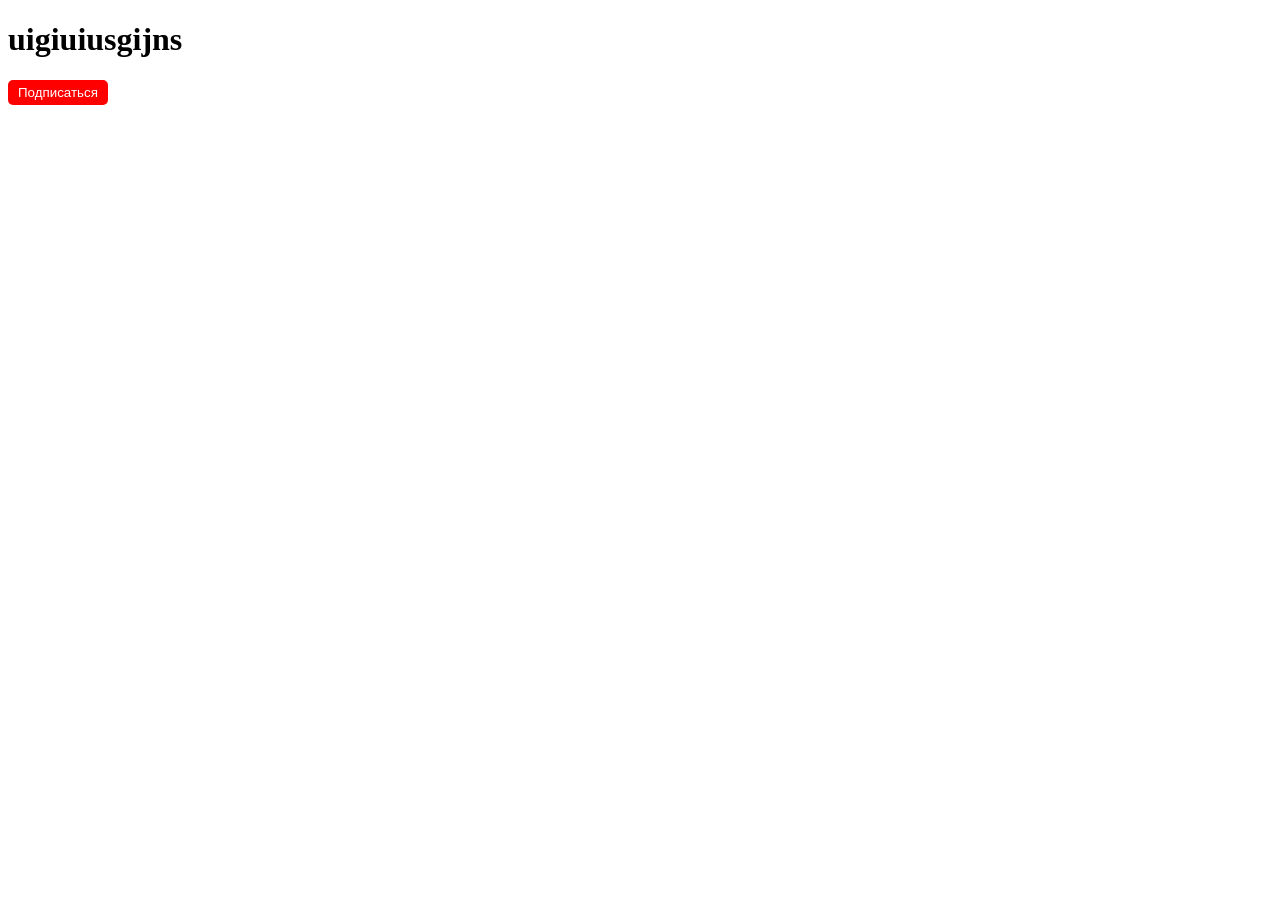
<file: index.html>
<!DOCTYPE html>
<html lang="en">
<head>
    <meta charset="UTF-8">
    <meta name="viewport" content="width=device-width, initial-scale=1.0">
    <title>Document</title>
    <link rel="stylesheet" href="styles.css">
</head>
<body>
    <div>
        <h1>uigiuiusgijns</h1>
    </div>
    <div>
        <button>Подписаться</button>
    </div>
</body>
</html>
</file>
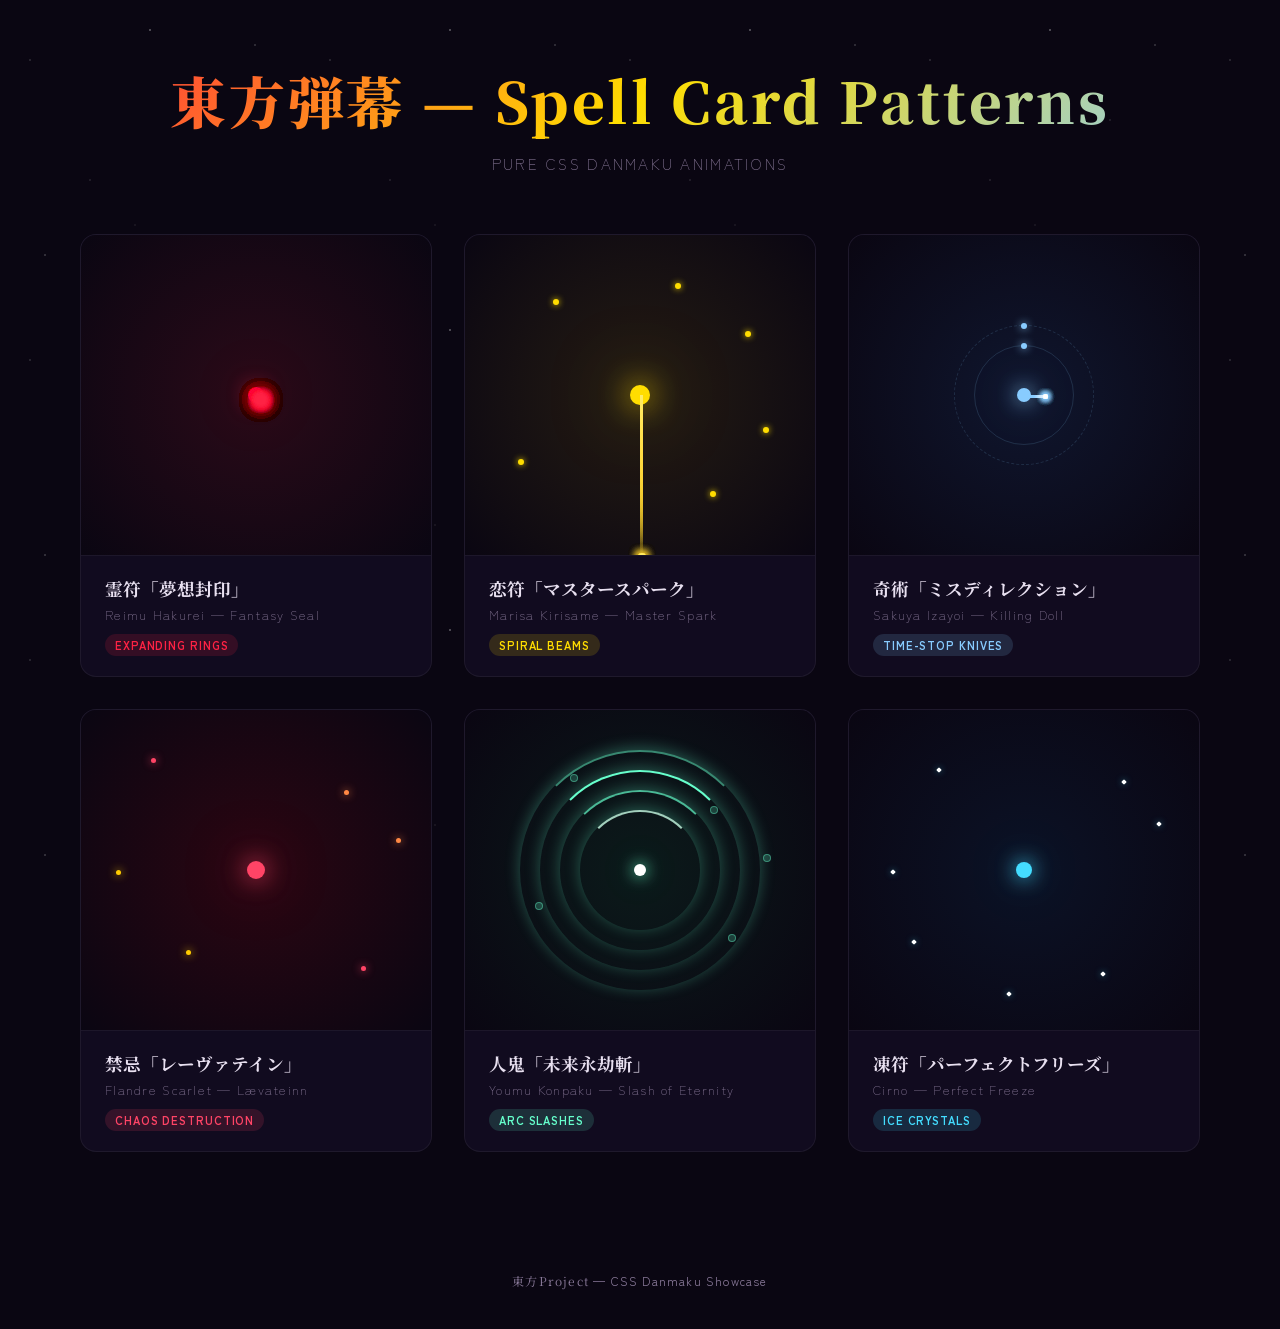
<file: spellcards.html>
<!DOCTYPE html>
<html lang="en">
<head>
<meta charset="UTF-8">
<meta name="viewport" content="width=device-width, initial-scale=1.0">
<title>東方 Spell Card Patterns — CSS Danmaku</title>
<link href="https://fonts.googleapis.com/css2?family=Noto+Serif+JP:wght@400;700;900&family=Zen+Kaku+Gothic+New:wght@300;400;700&display=swap" rel="stylesheet">
<style>
  :root {
    --bg-deep: #0a0612;
    --bg-card: #110b1f;
    --glow-reimu: #ff2244;
    --glow-marisa: #ffdd00;
    --glow-sakuya: #88ccff;
    --glow-flandre: #ff4466;
    --glow-youmu: #66ffcc;
    --glow-cirno: #44ddff;
    --text-main: #e8e0f0;
    --text-dim: #8a7a9a;
  }

  * { margin: 0; padding: 0; box-sizing: border-box; }

  body {
    background: var(--bg-deep);
    color: var(--text-main);
    font-family: 'Zen Kaku Gothic New', sans-serif;
    min-height: 100vh;
    overflow-x: hidden;
  }

  /* === Background Stars === */
  body::before {
    content: '';
    position: fixed;
    inset: 0;
    background:
      radial-gradient(1px 1px at 10% 20%, rgba(255,255,255,0.4), transparent),
      radial-gradient(1px 1px at 30% 60%, rgba(255,255,255,0.3), transparent),
      radial-gradient(1.5px 1.5px at 50% 10%, rgba(255,255,255,0.5), transparent),
      radial-gradient(1px 1px at 70% 40%, rgba(255,255,255,0.3), transparent),
      radial-gradient(1px 1px at 90% 80%, rgba(255,255,255,0.4), transparent),
      radial-gradient(1.5px 1.5px at 15% 85%, rgba(255,255,255,0.3), transparent),
      radial-gradient(1px 1px at 85% 15%, rgba(255,255,255,0.5), transparent),
      radial-gradient(1px 1px at 45% 75%, rgba(255,255,255,0.2), transparent),
      radial-gradient(1px 1px at 65% 95%, rgba(255,255,255,0.3), transparent);
    background-size: 300px 300px;
    animation: starDrift 60s linear infinite;
    z-index: 0;
    pointer-events: none;
  }

  @keyframes starDrift {
    to { transform: translateY(-300px); }
  }

  /* === Header === */
  header {
    text-align: center;
    padding: 60px 20px 40px;
    position: relative;
    z-index: 1;
  }

  header h1 {
    font-family: 'Noto Serif JP', serif;
    font-weight: 900;
    font-size: clamp(2rem, 5vw, 3.5rem);
    background: linear-gradient(135deg, var(--glow-reimu), var(--glow-marisa), var(--glow-sakuya));
    -webkit-background-clip: text;
    -webkit-text-fill-color: transparent;
    background-clip: text;
    letter-spacing: 0.05em;
    margin-bottom: 12px;
  }

  header p {
    color: var(--text-dim);
    font-size: 0.95rem;
    font-weight: 300;
    letter-spacing: 0.15em;
    text-transform: uppercase;
  }

  /* === Grid === */
  .grid {
    display: grid;
    grid-template-columns: repeat(auto-fit, minmax(320px, 1fr));
    gap: 32px;
    padding: 20px 40px 80px;
    max-width: 1200px;
    margin: 0 auto;
    position: relative;
    z-index: 1;
  }

  /* === Card === */
  .card {
    background: var(--bg-card);
    border: 1px solid rgba(255,255,255,0.06);
    border-radius: 16px;
    overflow: hidden;
    transition: transform 0.4s ease, box-shadow 0.4s ease;
  }

  .card:hover {
    transform: translateY(-4px);
  }

  .card-stage {
    position: relative;
    width: 100%;
    height: 320px;
    overflow: hidden;
    background: radial-gradient(circle at center, rgba(20,10,40,1), var(--bg-deep));
  }

  .card-info {
    padding: 20px 24px;
    border-top: 1px solid rgba(255,255,255,0.05);
  }

  .card-info h2 {
    font-family: 'Noto Serif JP', serif;
    font-size: 1.1rem;
    font-weight: 700;
    margin-bottom: 4px;
  }

  .card-info .subtitle {
    color: var(--text-dim);
    font-size: 0.8rem;
    font-weight: 300;
    letter-spacing: 0.1em;
  }

  .card-info .tag {
    display: inline-block;
    margin-top: 10px;
    padding: 3px 10px;
    border-radius: 20px;
    font-size: 0.7rem;
    font-weight: 700;
    letter-spacing: 0.08em;
    text-transform: uppercase;
  }

  /* ============================================
     SPELL CARD 1 — Reimu: Fantasy Seal
     Expanding rings of orbs
     ============================================ */
  .reimu .card:hover { box-shadow: 0 8px 40px rgba(255,34,68,0.2); }
  .reimu .tag { background: rgba(255,34,68,0.15); color: var(--glow-reimu); }

  .reimu .card-stage { background: radial-gradient(circle, rgba(60,10,20,0.6), var(--bg-deep)); }

  /* Center core */
  .reimu .core {
    position: absolute;
    top: 50%; left: 50%;
    width: 16px; height: 16px;
    background: var(--glow-reimu);
    border-radius: 50%;
    transform: translate(-50%, -50%);
    box-shadow: 0 0 20px var(--glow-reimu), 0 0 60px rgba(255,34,68,0.4);
    animation: corePulse 2s ease-in-out infinite;
  }

  @keyframes corePulse {
    0%, 100% { transform: translate(-50%,-50%) scale(1); }
    50% { transform: translate(-50%,-50%) scale(1.3); }
  }

  /* Ring of bullets */
  .reimu .ring {
    position: absolute;
    top: 50%; left: 50%;
    width: 0; height: 0;
  }

  .reimu .bullet {
    position: absolute;
    width: 10px; height: 10px;
    border-radius: 50%;
    background: var(--glow-reimu);
    box-shadow: 0 0 8px var(--glow-reimu), 0 0 20px rgba(255,34,68,0.3);
  }

  /* Generate ring bullets with animation delays */
  .reimu .ring-1 .bullet { animation: ringExpand1 3s ease-out infinite; }
  .reimu .ring-2 .bullet { animation: ringExpand2 3s ease-out 0.8s infinite; }
  .reimu .ring-3 .bullet { animation: ringExpand3 3s ease-out 1.6s infinite; }

  .reimu .ring-1 .b1 { --angle: 0deg; }
  .reimu .ring-1 .b2 { --angle: 45deg; }
  .reimu .ring-1 .b3 { --angle: 90deg; }
  .reimu .ring-1 .b4 { --angle: 135deg; }
  .reimu .ring-1 .b5 { --angle: 180deg; }
  .reimu .ring-1 .b6 { --angle: 225deg; }
  .reimu .ring-1 .b7 { --angle: 270deg; }
  .reimu .ring-1 .b8 { --angle: 315deg; }

  .reimu .ring-2 .b1 { --angle: 22.5deg; }
  .reimu .ring-2 .b2 { --angle: 67.5deg; }
  .reimu .ring-2 .b3 { --angle: 112.5deg; }
  .reimu .ring-2 .b4 { --angle: 157.5deg; }
  .reimu .ring-2 .b5 { --angle: 202.5deg; }
  .reimu .ring-2 .b6 { --angle: 247.5deg; }
  .reimu .ring-2 .b7 { --angle: 292.5deg; }
  .reimu .ring-2 .b8 { --angle: 337.5deg; }

  .reimu .ring-3 .b1 { --angle: 0deg; }
  .reimu .ring-3 .b2 { --angle: 30deg; }
  .reimu .ring-3 .b3 { --angle: 60deg; }
  .reimu .ring-3 .b4 { --angle: 90deg; }
  .reimu .ring-3 .b5 { --angle: 120deg; }
  .reimu .ring-3 .b6 { --angle: 150deg; }
  .reimu .ring-3 .b7 { --angle: 180deg; }
  .reimu .ring-3 .b8 { --angle: 210deg; }
  .reimu .ring-3 .b9 { --angle: 240deg; }
  .reimu .ring-3 .b10 { --angle: 270deg; }
  .reimu .ring-3 .b11 { --angle: 300deg; }
  .reimu .ring-3 .b12 { --angle: 330deg; }

  @keyframes ringExpand1 {
    0% { transform: rotate(var(--angle)) translateX(0) scale(0); opacity: 1; }
    80% { opacity: 1; }
    100% { transform: rotate(var(--angle)) translateX(140px) scale(1); opacity: 0; }
  }
  @keyframes ringExpand2 {
    0% { transform: rotate(var(--angle)) translateX(0) scale(0); opacity: 1; }
    80% { opacity: 1; }
    100% { transform: rotate(var(--angle)) translateX(130px) scale(0.8); opacity: 0; }
  }
  @keyframes ringExpand3 {
    0% { transform: rotate(var(--angle)) translateX(0) scale(0); opacity: 1; }
    80% { opacity: 0.8; }
    100% { transform: rotate(var(--angle)) translateX(150px) scale(0.6); opacity: 0; }
  }

  /* ============================================
     SPELL CARD 2 — Marisa: Master Spark
     Rotating spiral beams
     ============================================ */
  .marisa .card:hover { box-shadow: 0 8px 40px rgba(255,221,0,0.2); }
  .marisa .tag { background: rgba(255,221,0,0.15); color: var(--glow-marisa); }
  .marisa .card-stage { background: radial-gradient(circle, rgba(50,40,10,0.6), var(--bg-deep)); }

  .marisa .core {
    position: absolute;
    top: 50%; left: 50%;
    width: 20px; height: 20px;
    background: var(--glow-marisa);
    border-radius: 50%;
    transform: translate(-50%, -50%);
    box-shadow: 0 0 30px var(--glow-marisa), 0 0 80px rgba(255,221,0,0.5);
    animation: corePulseM 1.5s ease-in-out infinite;
  }

  @keyframes corePulseM {
    0%, 100% { transform: translate(-50%,-50%) scale(1); box-shadow: 0 0 30px var(--glow-marisa), 0 0 80px rgba(255,221,0,0.5); }
    50% { transform: translate(-50%,-50%) scale(1.5); box-shadow: 0 0 50px var(--glow-marisa), 0 0 120px rgba(255,221,0,0.6); }
  }

  .marisa .beam {
    position: absolute;
    top: 50%; left: 50%;
    width: 3px;
    height: 160px;
    transform-origin: top center;
    animation: spiralSpin 4s linear infinite;
    border-radius: 0 0 2px 2px;
  }

  .marisa .beam::after {
    content: '';
    position: absolute;
    bottom: -6px; left: 50%;
    transform: translateX(-50%);
    width: 8px; height: 8px;
    border-radius: 50%;
  }

  .marisa .beam:nth-child(2) { --start: 0deg; background: linear-gradient(to bottom, var(--glow-marisa), transparent); animation-delay: 0s; }
  .marisa .beam:nth-child(2)::after { background: var(--glow-marisa); box-shadow: 0 0 10px var(--glow-marisa); }

  .marisa .beam:nth-child(3) { --start: 60deg; background: linear-gradient(to bottom, #ffaa00, transparent); animation-delay: -0.67s; }
  .marisa .beam:nth-child(3)::after { background: #ffaa00; box-shadow: 0 0 10px #ffaa00; }

  .marisa .beam:nth-child(4) { --start: 120deg; background: linear-gradient(to bottom, #ffee66, transparent); animation-delay: -1.33s; }
  .marisa .beam:nth-child(4)::after { background: #ffee66; box-shadow: 0 0 10px #ffee66; }

  .marisa .beam:nth-child(5) { --start: 180deg; background: linear-gradient(to bottom, var(--glow-marisa), transparent); animation-delay: -2s; }
  .marisa .beam:nth-child(5)::after { background: var(--glow-marisa); box-shadow: 0 0 10px var(--glow-marisa); }

  .marisa .beam:nth-child(6) { --start: 240deg; background: linear-gradient(to bottom, #ffaa00, transparent); animation-delay: -2.67s; }
  .marisa .beam:nth-child(6)::after { background: #ffaa00; box-shadow: 0 0 10px #ffaa00; }

  .marisa .beam:nth-child(7) { --start: 300deg; background: linear-gradient(to bottom, #ffee66, transparent); animation-delay: -3.33s; }
  .marisa .beam:nth-child(7)::after { background: #ffee66; box-shadow: 0 0 10px #ffee66; }

  @keyframes spiralSpin {
    from { transform: rotate(var(--start)); }
    to { transform: rotate(calc(var(--start) + 360deg)); }
  }

  /* Scattered star bullets */
  .marisa .star {
    position: absolute;
    width: 6px; height: 6px;
    background: var(--glow-marisa);
    border-radius: 50%;
    box-shadow: 0 0 6px var(--glow-marisa);
    animation: starFloat 3s ease-in-out infinite;
  }

  .marisa .star:nth-child(8) { top: 20%; left: 25%; animation-delay: 0s; }
  .marisa .star:nth-child(9) { top: 70%; left: 15%; animation-delay: 0.5s; }
  .marisa .star:nth-child(10) { top: 30%; left: 80%; animation-delay: 1s; }
  .marisa .star:nth-child(11) { top: 80%; left: 70%; animation-delay: 1.5s; }
  .marisa .star:nth-child(12) { top: 15%; left: 60%; animation-delay: 2s; }
  .marisa .star:nth-child(13) { top: 60%; left: 85%; animation-delay: 0.3s; }

  @keyframes starFloat {
    0%, 100% { opacity: 0.3; transform: scale(1); }
    50% { opacity: 1; transform: scale(1.8); }
  }

  /* ============================================
     SPELL CARD 3 — Sakuya: Killing Doll
     Knife-like projectiles in time-stop pattern
     ============================================ */
  .sakuya .card:hover { box-shadow: 0 8px 40px rgba(136,204,255,0.2); }
  .sakuya .tag { background: rgba(136,204,255,0.15); color: var(--glow-sakuya); }
  .sakuya .card-stage { background: radial-gradient(circle, rgba(15,25,50,0.8), var(--bg-deep)); }

  .sakuya .core {
    position: absolute;
    top: 50%; left: 50%;
    width: 14px; height: 14px;
    background: var(--glow-sakuya);
    border-radius: 50%;
    transform: translate(-50%, -50%);
    box-shadow: 0 0 20px var(--glow-sakuya), 0 0 50px rgba(136,204,255,0.4);
    animation: sakuyaPulse 4s ease-in-out infinite;
  }

  @keyframes sakuyaPulse {
    0%, 100% { transform: translate(-50%,-50%) scale(1); }
    40% { transform: translate(-50%,-50%) scale(1.2); }
    45% { transform: translate(-50%,-50%) scale(0.8); } /* time stop flicker */
    50% { transform: translate(-50%,-50%) scale(1.4); }
    55% { transform: translate(-50%,-50%) scale(1); }
  }

  .sakuya .knife {
    position: absolute;
    top: 50%; left: 50%;
    width: 20px; height: 3px;
    background: linear-gradient(90deg, transparent, var(--glow-sakuya), white);
    transform-origin: left center;
    border-radius: 0 2px 2px 0;
    animation: knifeThrow 4s ease-in-out infinite;
  }

  .sakuya .knife::before {
    content: '';
    position: absolute;
    right: -4px; top: -1px;
    width: 5px; height: 5px;
    background: white;
    border-radius: 50%;
    box-shadow: 0 0 6px var(--glow-sakuya);
  }

  .sakuya .knife:nth-child(2)  { --k-angle: 0deg;   animation-delay: 0s; }
  .sakuya .knife:nth-child(3)  { --k-angle: 30deg;  animation-delay: 0.15s; }
  .sakuya .knife:nth-child(4)  { --k-angle: 60deg;  animation-delay: 0.3s; }
  .sakuya .knife:nth-child(5)  { --k-angle: 90deg;  animation-delay: 0.45s; }
  .sakuya .knife:nth-child(6)  { --k-angle: 120deg; animation-delay: 0.6s; }
  .sakuya .knife:nth-child(7)  { --k-angle: 150deg; animation-delay: 0.75s; }
  .sakuya .knife:nth-child(8)  { --k-angle: 180deg; animation-delay: 0.9s; }
  .sakuya .knife:nth-child(9)  { --k-angle: 210deg; animation-delay: 1.05s; }
  .sakuya .knife:nth-child(10) { --k-angle: 240deg; animation-delay: 1.2s; }
  .sakuya .knife:nth-child(11) { --k-angle: 270deg; animation-delay: 1.35s; }
  .sakuya .knife:nth-child(12) { --k-angle: 300deg; animation-delay: 1.5s; }
  .sakuya .knife:nth-child(13) { --k-angle: 330deg; animation-delay: 1.65s; }

  @keyframes knifeThrow {
    0% { transform: rotate(var(--k-angle)) translateX(0); opacity: 0; }
    10% { opacity: 1; }
    /* Freeze in place — time stop effect */
    40% { transform: rotate(var(--k-angle)) translateX(60px); opacity: 1; }
    50% { transform: rotate(var(--k-angle)) translateX(60px); opacity: 0.6; }
    /* Resume */
    55% { transform: rotate(var(--k-angle)) translateX(60px); opacity: 1; }
    90% { opacity: 0.8; }
    100% { transform: rotate(var(--k-angle)) translateX(160px); opacity: 0; }
  }

  /* Clock ring */
  .sakuya .clock-ring {
    position: absolute;
    top: 50%; left: 50%;
    width: 100px; height: 100px;
    border: 1px solid rgba(136,204,255,0.15);
    border-radius: 50%;
    transform: translate(-50%, -50%);
    animation: clockSpin 8s linear infinite;
  }

  .sakuya .clock-ring:nth-child(14) { width: 140px; height: 140px; animation-direction: reverse; animation-duration: 12s; border-style: dashed; }

  .sakuya .clock-ring::before {
    content: '';
    position: absolute;
    top: -3px; left: 50%;
    width: 6px; height: 6px;
    background: var(--glow-sakuya);
    border-radius: 50%;
    transform: translateX(-50%);
    box-shadow: 0 0 8px var(--glow-sakuya);
  }

  @keyframes clockSpin {
    from { transform: translate(-50%, -50%) rotate(0deg); }
    to { transform: translate(-50%, -50%) rotate(360deg); }
  }

  /* ============================================
     SPELL CARD 4 — Flandre: Lævateinn
     Chaotic expanding cross / destruction pattern
     ============================================ */
  .flandre .card:hover { box-shadow: 0 8px 40px rgba(255,68,102,0.25); }
  .flandre .tag { background: rgba(255,68,102,0.15); color: var(--glow-flandre); }
  .flandre .card-stage { background: radial-gradient(circle, rgba(50,5,15,0.8), var(--bg-deep)); }

  .flandre .core {
    position: absolute;
    top: 50%; left: 50%;
    width: 18px; height: 18px;
    background: var(--glow-flandre);
    border-radius: 50%;
    transform: translate(-50%, -50%);
    box-shadow: 0 0 25px var(--glow-flandre), 0 0 60px rgba(255,68,102,0.5), 0 0 100px rgba(255,0,50,0.2);
    animation: flandreCore 2s ease-in-out infinite;
  }

  @keyframes flandreCore {
    0%, 100% { transform: translate(-50%,-50%) scale(1); filter: hue-rotate(0deg); }
    25% { transform: translate(-50%,-50%) scale(1.6); }
    50% { transform: translate(-50%,-50%) scale(0.8); filter: hue-rotate(30deg); }
    75% { transform: translate(-50%,-50%) scale(1.4); }
  }

  .flandre .cross-arm {
    position: absolute;
    top: 50%; left: 50%;
    width: 4px; height: 0;
    transform-origin: top center;
    animation: crossGrow 2.5s ease-in-out infinite;
  }

  .flandre .cross-arm:nth-child(2) { --c-angle: 0deg; background: linear-gradient(to bottom, var(--glow-flandre), transparent); animation-delay: 0s; }
  .flandre .cross-arm:nth-child(3) { --c-angle: 90deg; background: linear-gradient(to bottom, #ff8844, transparent); animation-delay: 0.3s; }
  .flandre .cross-arm:nth-child(4) { --c-angle: 180deg; background: linear-gradient(to bottom, var(--glow-flandre), transparent); animation-delay: 0.6s; }
  .flandre .cross-arm:nth-child(5) { --c-angle: 270deg; background: linear-gradient(to bottom, #ff8844, transparent); animation-delay: 0.9s; }
  .flandre .cross-arm:nth-child(6) { --c-angle: 45deg; background: linear-gradient(to bottom, #ffcc00, transparent); animation-delay: 0.15s; }
  .flandre .cross-arm:nth-child(7) { --c-angle: 135deg; background: linear-gradient(to bottom, #ffcc00, transparent); animation-delay: 0.45s; }
  .flandre .cross-arm:nth-child(8) { --c-angle: 225deg; background: linear-gradient(to bottom, #ffcc00, transparent); animation-delay: 0.75s; }
  .flandre .cross-arm:nth-child(9) { --c-angle: 315deg; background: linear-gradient(to bottom, #ffcc00, transparent); animation-delay: 1.05s; }

  @keyframes crossGrow {
    0% { height: 0; transform: rotate(var(--c-angle)); opacity: 1; }
    50% { height: 150px; transform: rotate(var(--c-angle)); opacity: 0.8; }
    100% { height: 150px; transform: rotate(calc(var(--c-angle) + 15deg)); opacity: 0; }
  }

  /* Destruction particles */
  .flandre .particle {
    position: absolute;
    width: 5px; height: 5px;
    border-radius: 50%;
    animation: chaosFloat 3s ease-in-out infinite;
  }

  .flandre .particle:nth-child(10) { top: 15%; left: 20%; background: var(--glow-flandre); box-shadow: 0 0 8px var(--glow-flandre); animation-delay: 0s; }
  .flandre .particle:nth-child(11) { top: 75%; left: 30%; background: #ffcc00; box-shadow: 0 0 8px #ffcc00; animation-delay: 0.4s; }
  .flandre .particle:nth-child(12) { top: 25%; left: 75%; background: #ff8844; box-shadow: 0 0 8px #ff8844; animation-delay: 0.8s; }
  .flandre .particle:nth-child(13) { top: 80%; left: 80%; background: var(--glow-flandre); box-shadow: 0 0 8px var(--glow-flandre); animation-delay: 1.2s; }
  .flandre .particle:nth-child(14) { top: 50%; left: 10%; background: #ffcc00; box-shadow: 0 0 8px #ffcc00; animation-delay: 1.6s; }
  .flandre .particle:nth-child(15) { top: 40%; left: 90%; background: #ff8844; box-shadow: 0 0 8px #ff8844; animation-delay: 2s; }

  @keyframes chaosFloat {
    0%, 100% { transform: translate(0, 0) scale(1); opacity: 0.4; }
    25% { transform: translate(15px, -20px) scale(1.5); opacity: 1; }
    50% { transform: translate(-10px, 10px) scale(0.5); opacity: 0.6; }
    75% { transform: translate(20px, 15px) scale(1.8); opacity: 1; }
  }

  /* ============================================
     SPELL CARD 5 — Youmu: Slash of the Netherworld
     Sweeping arc / crescent slash
     ============================================ */
  .youmu .card:hover { box-shadow: 0 8px 40px rgba(102,255,204,0.2); }
  .youmu .tag { background: rgba(102,255,204,0.15); color: var(--glow-youmu); }
  .youmu .card-stage { background: radial-gradient(circle, rgba(10,30,25,0.8), var(--bg-deep)); }

  .youmu .core {
    position: absolute;
    top: 50%; left: 50%;
    width: 12px; height: 12px;
    background: white;
    border-radius: 50%;
    transform: translate(-50%, -50%);
    box-shadow: 0 0 15px var(--glow-youmu), 0 0 40px rgba(102,255,204,0.3);
  }

  .youmu .slash {
    position: absolute;
    top: 50%; left: 50%;
    width: 200px; height: 200px;
    border: 2px solid transparent;
    border-top-color: var(--glow-youmu);
    border-radius: 50%;
    transform: translate(-50%, -50%);
    animation: slashSweep 2s ease-in-out infinite;
    box-shadow: 0 -2px 15px rgba(102,255,204,0.3);
  }

  .youmu .slash:nth-child(3) { width: 160px; height: 160px; animation-delay: 0.3s; border-top-color: rgba(102,255,204,0.7); }
  .youmu .slash:nth-child(4) { width: 240px; height: 240px; animation-delay: 0.6s; border-top-color: rgba(102,255,204,0.5); }
  .youmu .slash:nth-child(5) { width: 120px; height: 120px; animation-delay: 0.9s; border-top-color: rgba(200,255,230,0.8); }

  @keyframes slashSweep {
    0% { transform: translate(-50%, -50%) rotate(0deg); opacity: 0; }
    20% { opacity: 1; }
    100% { transform: translate(-50%, -50%) rotate(540deg); opacity: 0; }
  }

  /* Ghost half bullets */
  .youmu .ghost {
    position: absolute;
    width: 8px; height: 8px;
    background: rgba(102,255,204,0.2);
    border: 1px solid rgba(102,255,204,0.4);
    border-radius: 50%;
    animation: ghostDrift 4s ease-in-out infinite;
  }

  .youmu .ghost:nth-child(6) { top: 20%; left: 30%; animation-delay: 0s; }
  .youmu .ghost:nth-child(7) { top: 60%; left: 20%; animation-delay: 0.7s; }
  .youmu .ghost:nth-child(8) { top: 30%; left: 70%; animation-delay: 1.4s; }
  .youmu .ghost:nth-child(9) { top: 70%; left: 75%; animation-delay: 2.1s; }
  .youmu .ghost:nth-child(10) { top: 45%; left: 85%; animation-delay: 2.8s; }

  @keyframes ghostDrift {
    0%, 100% { transform: translateY(0) scale(1); opacity: 0.2; }
    50% { transform: translateY(-15px) scale(1.5); opacity: 0.7; }
  }

  /* ============================================
     SPELL CARD 6 — Cirno: Perfect Freeze
     Crystallizing / freezing radial pattern
     ============================================ */
  .cirno .card:hover { box-shadow: 0 8px 40px rgba(68,221,255,0.2); }
  .cirno .tag { background: rgba(68,221,255,0.15); color: var(--glow-cirno); }
  .cirno .card-stage { background: radial-gradient(circle, rgba(10,20,40,0.8), var(--bg-deep)); }

  .cirno .core {
    position: absolute;
    top: 50%; left: 50%;
    width: 16px; height: 16px;
    background: var(--glow-cirno);
    border-radius: 50%;
    transform: translate(-50%, -50%);
    box-shadow: 0 0 20px var(--glow-cirno), 0 0 50px rgba(68,221,255,0.4);
    animation: cirnoPulse 3s ease-in-out infinite;
  }

  @keyframes cirnoPulse {
    0%, 100% { transform: translate(-50%,-50%) scale(1); }
    50% { transform: translate(-50%,-50%) scale(1.2); }
  }

  /* Ice crystal arms — hexagonal symmetry */
  .cirno .crystal {
    position: absolute;
    top: 50%; left: 50%;
    width: 2px;
    height: 0;
    background: linear-gradient(to bottom, var(--glow-cirno), rgba(68,221,255,0.1));
    transform-origin: top center;
    animation: crystalGrow 3s ease-in-out infinite;
  }

  .cirno .crystal::before,
  .cirno .crystal::after {
    content: '';
    position: absolute;
    width: 2px;
    height: 40%;
    background: linear-gradient(to bottom, rgba(68,221,255,0.6), transparent);
    bottom: 30%;
  }
  .cirno .crystal::before { left: -1px; transform-origin: bottom center; transform: rotate(-40deg); }
  .cirno .crystal::after { left: -1px; transform-origin: bottom center; transform: rotate(40deg); }

  .cirno .crystal:nth-child(2) { --cr-angle: 0deg; animation-delay: 0s; }
  .cirno .crystal:nth-child(3) { --cr-angle: 60deg; animation-delay: 0.2s; }
  .cirno .crystal:nth-child(4) { --cr-angle: 120deg; animation-delay: 0.4s; }
  .cirno .crystal:nth-child(5) { --cr-angle: 180deg; animation-delay: 0.6s; }
  .cirno .crystal:nth-child(6) { --cr-angle: 240deg; animation-delay: 0.8s; }
  .cirno .crystal:nth-child(7) { --cr-angle: 300deg; animation-delay: 1.0s; }

  @keyframes crystalGrow {
    0% { height: 0; transform: rotate(var(--cr-angle)); opacity: 0; }
    30% { opacity: 1; }
    60% { height: 120px; transform: rotate(var(--cr-angle)); opacity: 1; }
    80% { height: 120px; opacity: 0.5; }
    100% { height: 120px; transform: rotate(var(--cr-angle)); opacity: 0; }
  }

  /* Freeze particles */
  .cirno .ice {
    position: absolute;
    width: 4px; height: 4px;
    background: white;
    border-radius: 1px;
    transform: rotate(45deg);
    animation: iceSparkle 2s ease-in-out infinite;
    box-shadow: 0 0 6px rgba(68,221,255,0.5);
  }

  .cirno .ice:nth-child(8) { top: 18%; left: 25%; animation-delay: 0s; }
  .cirno .ice:nth-child(9) { top: 72%; left: 18%; animation-delay: 0.3s; }
  .cirno .ice:nth-child(10) { top: 22%; left: 78%; animation-delay: 0.6s; }
  .cirno .ice:nth-child(11) { top: 82%; left: 72%; animation-delay: 0.9s; }
  .cirno .ice:nth-child(12) { top: 50%; left: 12%; animation-delay: 1.2s; }
  .cirno .ice:nth-child(13) { top: 35%; left: 88%; animation-delay: 1.5s; }
  .cirno .ice:nth-child(14) { top: 88%; left: 45%; animation-delay: 1.8s; }

  @keyframes iceSparkle {
    0%, 100% { opacity: 0; transform: rotate(45deg) scale(0.5); }
    50% { opacity: 1; transform: rotate(45deg) scale(1.5); }
  }

  /* === Footer === */
  footer {
    text-align: center;
    padding: 40px 20px;
    color: var(--text-dim);
    font-size: 0.75rem;
    letter-spacing: 0.1em;
    position: relative;
    z-index: 1;
  }

  footer span {
    font-family: 'Noto Serif JP', serif;
  }
</style>
</head>
<body>

<header>
  <h1>東方弾幕 — Spell Card Patterns</h1>
  <p>Pure CSS Danmaku Animations</p>
</header>

<div class="grid">

  <!-- Reimu — Fantasy Seal -->
  <div class="reimu">
    <div class="card">
      <div class="card-stage">
        <div class="core"></div>
        <div class="ring ring-1">
          <div class="bullet b1"></div><div class="bullet b2"></div>
          <div class="bullet b3"></div><div class="bullet b4"></div>
          <div class="bullet b5"></div><div class="bullet b6"></div>
          <div class="bullet b7"></div><div class="bullet b8"></div>
        </div>
        <div class="ring ring-2">
          <div class="bullet b1"></div><div class="bullet b2"></div>
          <div class="bullet b3"></div><div class="bullet b4"></div>
          <div class="bullet b5"></div><div class="bullet b6"></div>
          <div class="bullet b7"></div><div class="bullet b8"></div>
        </div>
        <div class="ring ring-3">
          <div class="bullet b1"></div><div class="bullet b2"></div>
          <div class="bullet b3"></div><div class="bullet b4"></div>
          <div class="bullet b5"></div><div class="bullet b6"></div>
          <div class="bullet b7"></div><div class="bullet b8"></div>
          <div class="bullet b9"></div><div class="bullet b10"></div>
          <div class="bullet b11"></div><div class="bullet b12"></div>
        </div>
      </div>
      <div class="card-info">
        <h2>霊符「夢想封印」</h2>
        <div class="subtitle">Reimu Hakurei — Fantasy Seal</div>
        <div class="tag">Expanding Rings</div>
      </div>
    </div>
  </div>

  <!-- Marisa — Master Spark -->
  <div class="marisa">
    <div class="card">
      <div class="card-stage">
        <div class="core"></div>
        <div class="beam"></div><div class="beam"></div>
        <div class="beam"></div><div class="beam"></div>
        <div class="beam"></div><div class="beam"></div>
        <div class="star"></div><div class="star"></div>
        <div class="star"></div><div class="star"></div>
        <div class="star"></div><div class="star"></div>
      </div>
      <div class="card-info">
        <h2>恋符「マスタースパーク」</h2>
        <div class="subtitle">Marisa Kirisame — Master Spark</div>
        <div class="tag">Spiral Beams</div>
      </div>
    </div>
  </div>

  <!-- Sakuya — Killing Doll -->
  <div class="sakuya">
    <div class="card">
      <div class="card-stage">
        <div class="core"></div>
        <div class="knife"></div><div class="knife"></div>
        <div class="knife"></div><div class="knife"></div>
        <div class="knife"></div><div class="knife"></div>
        <div class="knife"></div><div class="knife"></div>
        <div class="knife"></div><div class="knife"></div>
        <div class="knife"></div><div class="knife"></div>
        <div class="clock-ring"></div>
        <div class="clock-ring"></div>
      </div>
      <div class="card-info">
        <h2>奇術「ミスディレクション」</h2>
        <div class="subtitle">Sakuya Izayoi — Killing Doll</div>
        <div class="tag">Time-Stop Knives</div>
      </div>
    </div>
  </div>

  <!-- Flandre — Lævateinn -->
  <div class="flandre">
    <div class="card">
      <div class="card-stage">
        <div class="core"></div>
        <div class="cross-arm"></div><div class="cross-arm"></div>
        <div class="cross-arm"></div><div class="cross-arm"></div>
        <div class="cross-arm"></div><div class="cross-arm"></div>
        <div class="cross-arm"></div><div class="cross-arm"></div>
        <div class="particle"></div><div class="particle"></div>
        <div class="particle"></div><div class="particle"></div>
        <div class="particle"></div><div class="particle"></div>
      </div>
      <div class="card-info">
        <h2>禁忌「レーヴァテイン」</h2>
        <div class="subtitle">Flandre Scarlet — Lævateinn</div>
        <div class="tag">Chaos Destruction</div>
      </div>
    </div>
  </div>

  <!-- Youmu — Slash -->
  <div class="youmu">
    <div class="card">
      <div class="card-stage">
        <div class="core"></div>
        <div class="slash"></div><div class="slash"></div>
        <div class="slash"></div><div class="slash"></div>
        <div class="ghost"></div><div class="ghost"></div>
        <div class="ghost"></div><div class="ghost"></div>
        <div class="ghost"></div>
      </div>
      <div class="card-info">
        <h2>人鬼「未来永劫斬」</h2>
        <div class="subtitle">Youmu Konpaku — Slash of Eternity</div>
        <div class="tag">Arc Slashes</div>
      </div>
    </div>
  </div>

  <!-- Cirno — Perfect Freeze -->
  <div class="cirno">
    <div class="card">
      <div class="card-stage">
        <div class="core"></div>
        <div class="crystal"></div><div class="crystal"></div>
        <div class="crystal"></div><div class="crystal"></div>
        <div class="crystal"></div><div class="crystal"></div>
        <div class="ice"></div><div class="ice"></div>
        <div class="ice"></div><div class="ice"></div>
        <div class="ice"></div><div class="ice"></div>
        <div class="ice"></div>
      </div>
      <div class="card-info">
        <h2>凍符「パーフェクトフリーズ」</h2>
        <div class="subtitle">Cirno — Perfect Freeze</div>
        <div class="tag">Ice Crystals</div>
      </div>
    </div>
  </div>

</div>

<footer>
  <span>東方Project</span> — CSS Danmaku Showcase
</footer>

</body>
</html>
</file>
<file: styles.css>
h1 {
    
}

button {
    background-color: red;
    color: white;
    border-width: 0;
    padding-bottom: 5px;
    padding-top: 5px;
    padding-left: 10px;
    padding-right: 10px;
    border-radius: 5px;
    transition-property: background;
    transition-duration: 300ms;
}

button:hover {
    background-color: blue;
}
</file>
